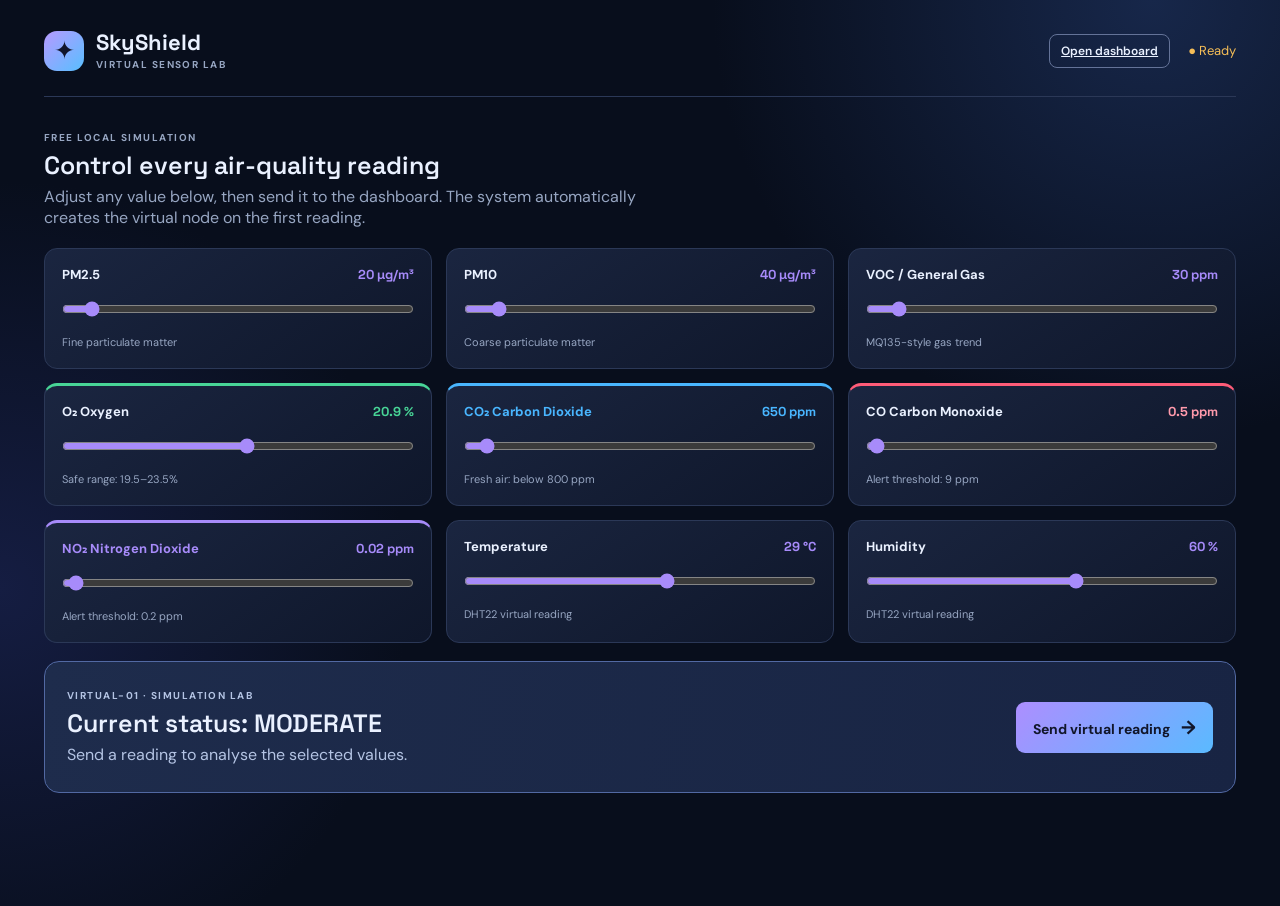
<file: .github/target/classes/static/simulator.html>
<!doctype html>
<html lang="en"><head><meta charset="UTF-8"><meta name="viewport" content="width=device-width,initial-scale=1.0"><title>SkyShield | Virtual Sensor Lab</title><link rel="preconnect" href="https://fonts.googleapis.com"><link rel="preconnect" href="https://fonts.gstatic.com" crossorigin><link href="https://fonts.googleapis.com/css2?family=DM+Sans:wght@400;500;600;700&family=Space+Grotesk:wght@500;600;700&display=swap" rel="stylesheet"><link rel="stylesheet" href="styles.css"><link rel="stylesheet" href="simulator.css"></head>
<body><main class="shell"><header class="topbar"><div class="brand"><span class="brand-mark">✦</span><div><h1>SkyShield</h1><p>VIRTUAL SENSOR LAB</p></div></div><div class="header-actions"><a class="outline-button" href="index.html">Open dashboard</a><span id="simStatus" class="connection">● Ready</span></div></header>
<section class="sim-intro"><p class="eyebrow">FREE LOCAL SIMULATION</p><h2>Control every air-quality reading</h2><p>Adjust any value below, then send it to the dashboard. The system automatically creates the virtual node on the first reading.</p></section>
<section class="slider-grid">
<article class="control-card"><label>PM2.5 <output>20 µg/m³</output></label><input id="pm25" type="range" min="0" max="300" value="20"><small>Fine particulate matter</small></article>
<article class="control-card"><label>PM10 <output>40 µg/m³</output></label><input id="pm10" type="range" min="0" max="500" value="40"><small>Coarse particulate matter</small></article>
<article class="control-card"><label>VOC / General Gas <output>30 ppm</output></label><input id="gasPpm" type="range" min="0" max="400" value="30"><small>MQ135-style gas trend</small></article>
<article class="control-card green"><label>O₂ Oxygen <output>20.9 %</output></label><input id="oxygenPercent" type="range" min="18" max="23.5" step="0.1" value="20.9"><small>Safe range: 19.5–23.5%</small></article>
<article class="control-card blue"><label>CO₂ Carbon Dioxide <output>650 ppm</output></label><input id="co2Ppm" type="range" min="400" max="6000" step="50" value="650"><small>Fresh air: below 800 ppm</small></article>
<article class="control-card red"><label>CO Carbon Monoxide <output>0.5 ppm</output></label><input id="coPpm" type="range" min="0" max="50" step="0.1" value="0.5"><small>Alert threshold: 9 ppm</small></article>
<article class="control-card purple"><label>NO₂ Nitrogen Dioxide <output>0.02 ppm</output></label><input id="no2Ppm" type="range" min="0" max="1.2" step="0.01" value="0.02"><small>Alert threshold: 0.2 ppm</small></article>
<article class="control-card"><label>Temperature <output>29 °C</output></label><input id="temperature" type="range" min="0" max="50" value="29"><small>DHT22 virtual reading</small></article>
<article class="control-card"><label>Humidity <output>60 %</output></label><input id="humidity" type="range" min="0" max="100" value="60"><small>DHT22 virtual reading</small></article>
</section>
<section class="send-panel"><div><p class="eyebrow">VIRTUAL-01 · SIMULATION LAB</p><h2 id="calculatedLevel">Current status: calculating…</h2><p id="tip">Send a reading to analyse the selected values.</p></div><button id="sendButton" class="send-button">Send virtual reading <span>→</span></button></section><p id="result" class="result" aria-live="polite"></p></main><script src="simulator.js"></script></body></html>
</file>
<file: .github/target/classes/static/styles.css>
:root{--ink:#eaf1ff;--muted:#97a6c2;--surface:#121a2d;--surface-2:#19233b;--line:#2b3857;--purple:#a78bfa;--blue:#49b6ff;--amber:#f6be57;--danger:#ff5c78;--good:#48d597}*{box-sizing:border-box}body{margin:0;background:#080e1c;color:var(--ink);font-family:"DM Sans",sans-serif;background-image:radial-gradient(circle at 90% 0,#17274a 0,transparent 30%),radial-gradient(circle at 0 65%,#151d42 0,transparent 29%)}.shell{max-width:1240px;margin:auto;padding:28px 24px 56px}.topbar{display:flex;align-items:center;justify-content:space-between;border-bottom:1px solid var(--line);padding-bottom:23px;margin-bottom:26px}.brand{display:flex;align-items:center;gap:12px}.brand-mark{background:linear-gradient(135deg,#b69aff,#58bfff);display:grid;place-items:center;width:40px;height:40px;border-radius:13px;color:#11152a;font-size:25px}.brand h1,.panel h2{font-family:"Space Grotesk",sans-serif;margin:0}.brand h1{font-size:22px}.brand p,.eyebrow{color:var(--muted);font-size:10px;letter-spacing:1.45px;font-weight:700;margin:2px 0}.header-actions{display:flex;align-items:center;gap:18px}.connection{font-size:13px;color:#f6be57}.connection.online{color:var(--good)}.outline-button{border:1px solid #647398;background:transparent;border-radius:8px;padding:8px 11px;color:var(--ink);cursor:pointer;font:600 12px "DM Sans"}.outline-button.enabled{border-color:var(--good);color:var(--good)}.clock{font-variant-numeric:tabular-nums;color:var(--muted);font-size:13px}.empty-state,.panel,.metric-card,.aqi-card{background:linear-gradient(145deg,rgba(27,38,65,.97),rgba(15,23,43,.97));border:1px solid var(--line);border-radius:16px}.empty-state{text-align:center;padding:70px 20px;color:var(--muted)}.empty-state h2{font-family:"Space Grotesk";color:var(--ink)}.empty-icon{font-size:50px;color:var(--purple)}code{font-size:12px;color:#b8c6e0}.danger-banner{background:linear-gradient(90deg,#4b2036,#321d35);border:1px solid #ad425c;border-radius:13px;margin-bottom:18px;padding:14px 17px;display:flex;align-items:center;gap:13px}.danger-banner p{margin:3px 0 0;color:#ffc1cd;font-size:13px}.pulse{background:var(--danger);display:grid;place-items:center;width:30px;height:30px;border-radius:50%;font-weight:bold;animation:pulse 1s infinite}.siren{font-size:27px;margin-left:auto}@keyframes pulse{50%{box-shadow:0 0 0 10px #ff5c7822}}.hero-grid{display:grid;grid-template-columns:2fr 1fr 1fr 1fr;gap:16px;margin-bottom:16px}.aqi-card{padding:24px;min-height:187px}.level-badge{display:inline-block;margin:14px 0 8px;padding:8px 12px;border-radius:7px;font:bold 17px "Space Grotesk";letter-spacing:.5px}.aqi-card p{color:#bfcae1;margin:0 0 20px;font-size:14px}.location{color:var(--muted);font-size:13px}.metric-card{padding:21px;position:relative;min-height:187px}.metric-icon{width:35px;height:35px;display:grid;place-items:center;border-radius:10px;font-size:19px;margin-bottom:17px}.purple{background:#a78bfa24;color:var(--purple)}.blue{background:#49b6ff20;color:var(--blue)}.amber{background:#f6be5720;color:var(--amber)}.metric-card span{font-size:10px;letter-spacing:1px;color:var(--muted);font-weight:bold;display:block}.metric-card strong{font:700 28px "Space Grotesk";margin-right:3px}.metric-card small{color:var(--muted)}.metric-card p{position:absolute;bottom:8px;color:#7081a4;font-size:11px}.content-grid{display:grid;grid-template-columns:2fr 1fr;gap:16px;margin-bottom:16px}.panel{padding:22px}.panel-title{display:flex;justify-content:space-between;align-items:start}.panel h2{font-size:18px;margin-top:3px}.chart-wrap{height:270px;margin-top:14px}.legend{font-size:11px;color:var(--muted);display:flex;gap:10px}.legend i{width:8px;height:8px;border-radius:50%;display:inline-block;margin-right:4px}.pm25-dot{background:var(--purple)}.pm10-dot{background:var(--blue)}.environment-row{padding:17px 0;border-bottom:1px solid var(--line);display:flex;justify-content:space-between;font-size:13px;color:var(--muted)}.environment-row strong{color:var(--ink);font-size:13px}.node-count{background:#283653;color:#b8c6e0;border-radius:20px;padding:5px 9px;font-size:11px}.node-list{display:grid;grid-template-columns:repeat(auto-fit,minmax(210px,1fr));gap:10px;margin-top:18px}.node{border:1px solid var(--line);border-radius:10px;padding:13px;display:flex;justify-content:space-between;gap:10px}.node strong{font-size:13px}.node p{font-size:11px;color:var(--muted);margin:4px 0}.node-level{font-size:10px;padding:5px 7px;border-radius:5px;height:max-content}.toast{display:none;position:fixed;right:24px;bottom:24px;width:310px;background:#322038;border:1px solid var(--danger);padding:14px;border-radius:12px;gap:12px;z-index:5}.toast.show{display:flex;animation:slide .3s}@keyframes slide{from{transform:translateY(15px);opacity:0}}.toast span{font-size:24px}.toast p{color:#ffc1cd;margin:3px 0 0;font-size:12px}@media(max-width:850px){.hero-grid{grid-template-columns:1fr 1fr}.aqi-card{grid-column:span 2}.content-grid{grid-template-columns:1fr}.topbar{align-items:start}.header-actions{gap:9px;flex-wrap:wrap;justify-content:end}.clock{display:none}}@media(max-width:500px){.shell{padding:16px}.hero-grid{grid-template-columns:1fr}.aqi-card{grid-column:auto}.header-actions{display:none}.chart-wrap{height:220px}}
</file>
<file: .github/target/classes/static/simulator.css>
.sim-intro{margin:34px 0 20px}.sim-intro h2,.send-panel h2{font:600 25px "Space Grotesk",sans-serif;margin:5px 0}.sim-intro>p:last-child{max-width:650px;color:var(--muted);margin:0}.slider-grid{display:grid;grid-template-columns:repeat(3,1fr);gap:14px}.control-card{background:linear-gradient(145deg,rgba(27,38,65,.97),rgba(15,23,43,.97));border:1px solid var(--line);border-radius:13px;padding:17px}.control-card label{display:flex;justify-content:space-between;font-size:13px;font-weight:700}.control-card output{color:var(--purple);font-family:"Space Grotesk"}.control-card small{color:var(--muted);font-size:11px}.control-card input{width:100%;margin:18px 0 13px;accent-color:var(--purple)}.green{border-top:3px solid var(--good)}.green output{color:var(--good)}.blue{border-top:3px solid var(--blue)}.blue output{color:var(--blue)}.red{border-top:3px solid var(--danger)}.red output{color:#ff9aac}.purple{border-top:3px solid var(--purple)}.send-panel{margin-top:18px;border:1px solid #5269a3;border-radius:15px;background:linear-gradient(100deg,#1e2c4c,#182443);padding:22px;display:flex;justify-content:space-between;align-items:center}.send-panel p{color:#b4c4e4;margin:5px 0}.send-button{border:0;border-radius:9px;background:linear-gradient(135deg,#ad8eff,#5abaff);padding:13px 17px;font:700 14px "DM Sans";color:#11162a;cursor:pointer}.send-button:disabled{opacity:.6;cursor:wait}.send-button span{font-size:19px;margin-left:8px}.result{min-height:25px;text-align:center;color:var(--good);font-weight:600}@media(max-width:800px){.slider-grid{grid-template-columns:1fr 1fr}}@media(max-width:500px){.slider-grid{grid-template-columns:1fr}.send-panel{display:block}.send-button{margin-top:15px;width:100%}}
</file>
